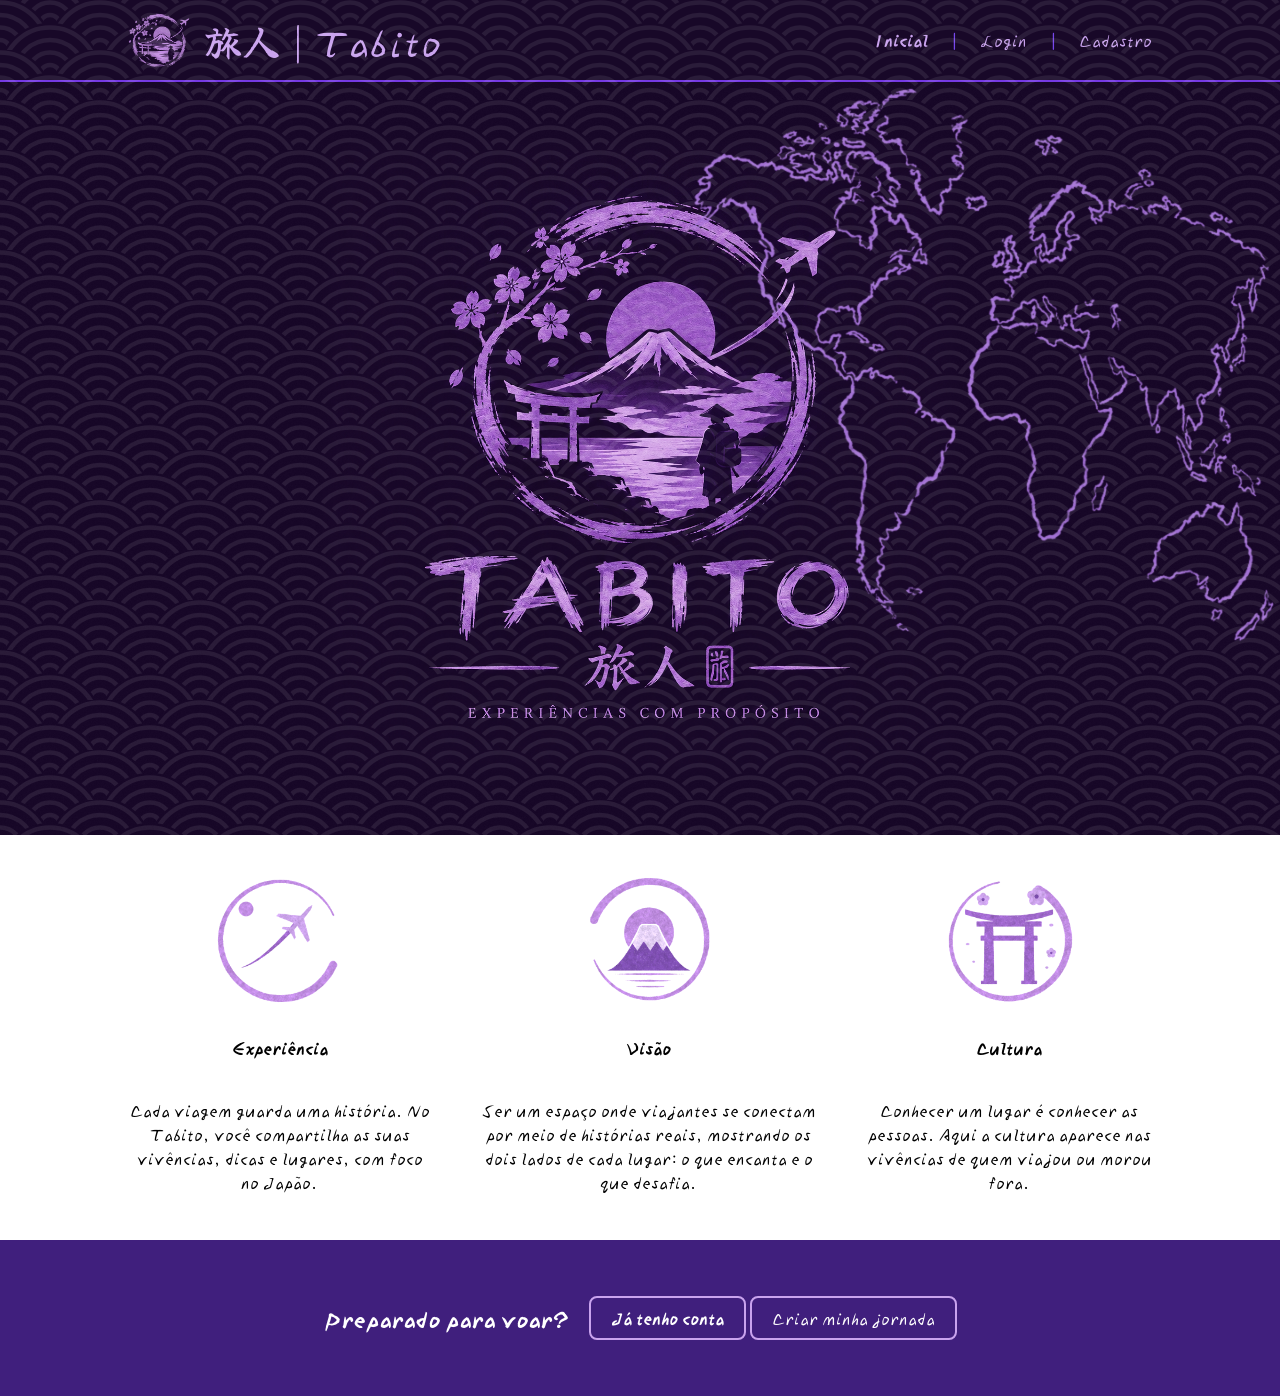
<file: public/index.html>
<!DOCTYPE html>
<html lang="en">

<head>
    <meta charset="UTF-8">
    <meta http-equiv="X-UA-Compatible" content="IE=edge">
    <meta name="viewport" content="width=device-width, initial-scale=1.0">

   
    <title>旅人 - Tabito | Página Inicial</title>

    <script src="./js/sessao.js"></script>

    <link rel="stylesheet" href="./css/estilo.css">
    <link rel="icon" href="./assets/icon/Emblema Tabito_ Jornada Japonesa.png">
    <link rel="preconnect" href="https://fonts.gstatic.com">
</head>

<body>
    <div class="header">
      <div class="container">
        <a href="index.html" class="marca">
        <img src="assets/imgs/logo-emblema.png" alt="Logo do Tabito">
        <h1 class="titulo">旅人 | Tabito </h1>
        <ul class="navbar">
          <li class="agora">
            <a href="#">Inicial</a>
          </li>
         
          <li>|</li>
          <li>
            <a href="login.html">Login</a>
          </li>
          <li>|</li>
          <li>
            <a href="cadastro.html">Cadastro</a>
          </li>
        </ul>
      </div>
    </div>
  
  
    <div class="banner">
      <div class="container">

       
         <div class="banner-mapa">
          <img src="./assets/imgs/mapa-contorno.png" alt="mapa mundi">
      </div>
    </div>
      
    <div class="social">
      <div class="container">
        <div class="boxes">
          <div class="box">
            <img src="./assets/imgs/icone_experiencia.png">
            <h4>Experiência</h4>
            <p>Cada viagem guarda uma história. No Tabito, você compartilha as suas vivências, dicas e lugares, com foco no Japão.</p>
          </div>
          <div class="box">
            <img src="./assets/imgs/icone_visao.png">
            <h4>Visão</h4>
            <p>Ser um espaço onde viajantes se conectam por meio de histórias reais, mostrando os dois lados de cada lugar: o que encanta e o que desafia.</p>
          </div>
          <div class="box">
            <img src="./assets/imgs/icone_cultura.png">
            <h4>Cultura</h4>
            <p>Conhecer um lugar é conhecer as pessoas. Aqui a cultura aparece nas vivências de quem viajou ou morou fora.</p>
          </div>
        </div>
      </div>
    </div>
    <div class="footer">
      <div class="container">
        <h4>Preparado para voar?</h4>
        <div class="footer-acoes">
          <a href="login.html" class="btn">Já tenho conta</a>
          <a href="cadastro.html" class="footer-link">Criar minha jornada</a>
      
    </div>
  </body>

</html>
</file>
<file: public/css/estilo.css>
@import url('https://fonts.googleapis.com/css2?family=Yuji+Boku&family=Klee+One:wght@400;600&display=swap');

body {
  margin: 0;
  padding: 0;
  font-family: 'Yuji Boku', 'Klee One', serif;
  background-color: rgb(255, 255, 255);
}

:root {
  --tamanho-header: 80px;
  --tamanho-banner: calc(100vh - var(--tamanho-header) - var(--tamanho-footer) - 2px);
  --tamanho-simulador: calc(100vh - var(--tamanho-header) - var(--tamanho-footer) - 2px);
  --tamanho-login: calc(100vh - var(--tamanho-header) - var(--tamanho-footer) - 2px);
  --tamanho-footer: 65px;
  
}

.container {
  display: flex;
  width: 80%;
  margin: auto;
}



.marca {
 display: flex;
 align-items: center;
 gap: 14px;
}

.marca img {
  height: 56px;
  width: auto;
}

.header {
  height: var(--tamanho-header);
  background-color: #180828;
  border-bottom: 2px solid #7539e4;
}

.header .container {
  justify-content: space-between;
  align-items: center;
  height: 100%;
}

.header a {
  text-decoration: none;
  color: #c9a3ee;
}

.agora {
  font-weight: 800;
  color: #ffffff;
}

.navbar {
  width: 300px;
  display: flex;
  align-items: center;
  justify-content: space-between;
  list-style: none;
  color: #7647eb;
}

.titulo {
  font-family: 'Yuji Boku', 'Klee One', cursive;
  color: #c9a3ee;
  width: fit-content;
  font-weight: 400;
  font-size: 38px;
}

.header h1 {
  margin: 0;
}

/* BANNER */


/* BANNER */

.banner {
  --largura-centro: clamp(600px, 38vw, 580px);

  height: var(--tamanho-banner);
  color: white;
  background-image: url('../assets/imgs/Tabito_Fundo_Trello_Centro.png');
  background-size: auto 100%;
  background-position: center center;
  background-repeat: no-repeat;
  background-color: #180828;
}

.banner .container {
  width: 100%;
  height: 100%;
  display: grid;
  grid-template-rows: 100%;

  /* Espaço à esquerda | Logo central | Mapa */
  grid-template-columns:
      minmax(0, 1fr)
      var(--largura-centro)
      minmax(0, 1fr);

  gap: 20px;
  align-items: stretch;
}

/* FOTO À ESQUERDA */

.banner-foto {
  grid-column: 1;
  justify-self: start;
  width: auto;
  height: 100%;
  min-width: 0;
  margin: 0;
}

.banner-foto img {
  display: block;
  width: auto;
  height: 100%;
  max-height: none;
  max-width: none;
  object-fit: cover;
  border: none;
  border-radius: 0;
}

/* MAPA À DIREITA */

.banner-mapa {
  grid-column: 3;
  justify-self: end;
  height: 75%;
  width: auto;
  min-width: 0;
  margin: 0;
}

.banner-mapa a {
  display: block;
  width: 100%;
  max-width: 360px;
  margin-left: auto;
}

.banner-mapa img {
  display: block;
  width: auto;
  height: 100%;
  max-height: none;
  max-width: none;
  object-fit: cover;
  border: none;
  border-radius: 0;
}

/* MISSÃO VISÃO VALORES */

.social {
  background-color: #ffffff;
  color: #000000;
  display: flex;
  justify-content: center;
  
}

.social::before {
  content: "";
  position: absolute;
  inset: 0;
  background-image: url("../assets/imgs/padrao-ondas-branco.svg");
  background-size: 100px 50px;
  opacity: 0.08;
  pointer-events: none;
}


.social > * {
  position: relative;
}

.social .container {
  width: 80%;
  justify-content: center;
  margin: 0 auto;
  display: flex;
}

.box img {
  width: 150px;
}

.social .container .boxes {
  display: flex;
  justify-content: center;
  width: 100%;
  padding: 30px 0;
  align-items: flex-start;
  gap: 40px;
  padding: 30px 0;
}

.social p {
  text-align: center;
}

.box {
  display: flex;
  flex-direction: column;
  align-items: center;
}

/* FOOTER */

.footer {
  background-color: #401f7d;
  height: auto;
  padding: 28px 0;
  color: #fff;
  display: flex;
  font-size: 15px;
  justify-content: center;
  align-items: center;
  
}

.footer-conteudo {
  display: flex;
  flex-direction: column;
  align-items: center;
  gap: 12px;
}

.footer .container {
  width: 80%;
  justify-content: center;
  text-align: center;
  align-items: center;
  margin: 0 auto;
  min-height: 100px;
  display: flex;
}

.footer h4 {
  margin: 0;
  font-size: 22px;
}

.footer a {
  color:  #fff;
  text-decoration: none;
  border: 2px solid #c9a3ee;
  border-radius: 8px;
  padding: 8px 20px;
  font-size: 16px;
}

.footer a:hover {
  background-color: #c9a3ee;
  color: #180828;
}

.footer .container .version {
  font-size: 12px;
  margin: 0;
  color: #c9a3ee;
}

/* LOGIN */

.login {
  height: var(--tamanho-login);
  background-image: url('../assets/imgs/mapa-tabito.png');
  background-size: cover;
}

.login .container {
  justify-content: center;
  align-items: center;
  height: 100%;
}

.card {
  width: 50%;
  background-color: #6210b4;
  border-radius: 10px;
  display: flex;
  align-items: center;
  justify-content: space-evenly;
  color: rgb(255, 253, 253);
  flex-direction: column;
  height: fit-content;
  padding: 20px 0;
}

.card h2 {
  margin: 0;
  font-size: 30px;
}

.formulario {
  display: flex;
  height: 90%;
  width: 80%;
  justify-content: space-around;
  flex-direction: column;
}

.formulario span {
  font-size: 15px;
  font-weight: 800;
}

.formulario input {
  border: 2px solid #ffffff;
  text-align: center;
  border-radius: 10px;
  margin: 0;
}

.formulario select {
  border: 2px solid #32b9cd;
  background-color: white;
  color: gray;
  height: 36px;
  text-align: center;
  border-radius: 10px;
  margin: 0;
}

.campo {
  display: flex;
  flex-direction: column;
  justify-content: start;
  padding: 5px 0;
}

.botao {
  cursor: pointer;
  font-family: "Yuji Boku", cursive;
  border: 0;
  border-radius: 5px;
  font-weight: 600;
  font-size: 18px;
  color: #fff;
  background-color: #000000;
  width: 120px;
  height: 30px;
  align-self: center;
  margin-top: 20px;
}

.loading-div {
  width: 50px;
  display: none;
}

.loading-div img {
  height: 50px;
  width: 50px;
}

#div_erros_login {
  display: none
}

/* FORMULARIO */

.alerta_erro{
  display: flex;
  justify-content: flex-end;
}

.card_erro {
  display: none;
  background-color: #fff;
  color: black;
  width: 230px;
  position: fixed;
  border-radius: 4px;
  border: #a114ed 3px solid;
  padding: 10px;
  margin-right: 10%;
}

.card_erro #mensagem_erro{
  font-weight: 500;
  font-size: 20px;
}

.formulario .tipo_campo {
  font-size: 20px;
  font-weight: 600 !important;
}

.formulario {
  display: flex;
  flex-direction: column;
}

input {
  margin-bottom: 10px;
  border: 2px solid #32b9cd;
  padding: 10px;
  text-align: center;
  border-radius: 10px;
}

.btn {
  font-family: "Yuji Boku", cursive;
  border: 0;
  border-radius: 2px solid #c9a3ee;
  font-weight: 600;
  font-size: 18px;
  padding: 10px 15px;
  color: white;
  background-color: #401f7d;
  width: 120px;
  align-self: center;
  margin-top: 5px;
}

.loading-div {
  width: 50px;
  margin: auto;
  display: none;
}

.loading-div img {
  height: 50px;
  width: 50px;
}

/* SIMULADOR */

.simulador {
  color: white;
}

.simulador .container {
  flex-direction: column;
  overflow: scroll; 
  height: var(--tamanho-simulador);
}


/* ALERTA */

#alerta {
  position: absolute;
  right: 0;
  bottom: 0;
}

.mensagem-alarme {
  background-color: white;
  border-radius: 5px;
  width: 300px;
  height: 80px;
  margin: 10px;
  padding: 10px 0;
  display: flex;
  justify-content: space-evenly;
  align-items: center;
}

.mensagem-alarme h3 {
  font-size: 14px;
  margin: 0;
}

.mensagem-alarme .informacao {
  width: 66%;
}

.alarme-sino {
  width: 48px;
  height: 48px;
  animation-name: bell;
  animation-duration: 4s;
  background-image: url('https://cdn-icons-png.flaticon.com/512/1157/1157000.png');
  background-size: cover;
  animation-iteration-count: infinite;
}

@keyframes bell {
  0%   {transform: rotate(25deg)}
  25%  {transform: rotate(-25deg)}
  50%  {transform: rotate(25deg)}
  75%  {transform: rotate(-25deg)}
  100% {transform: rotate(25deg)}
}
</file>
